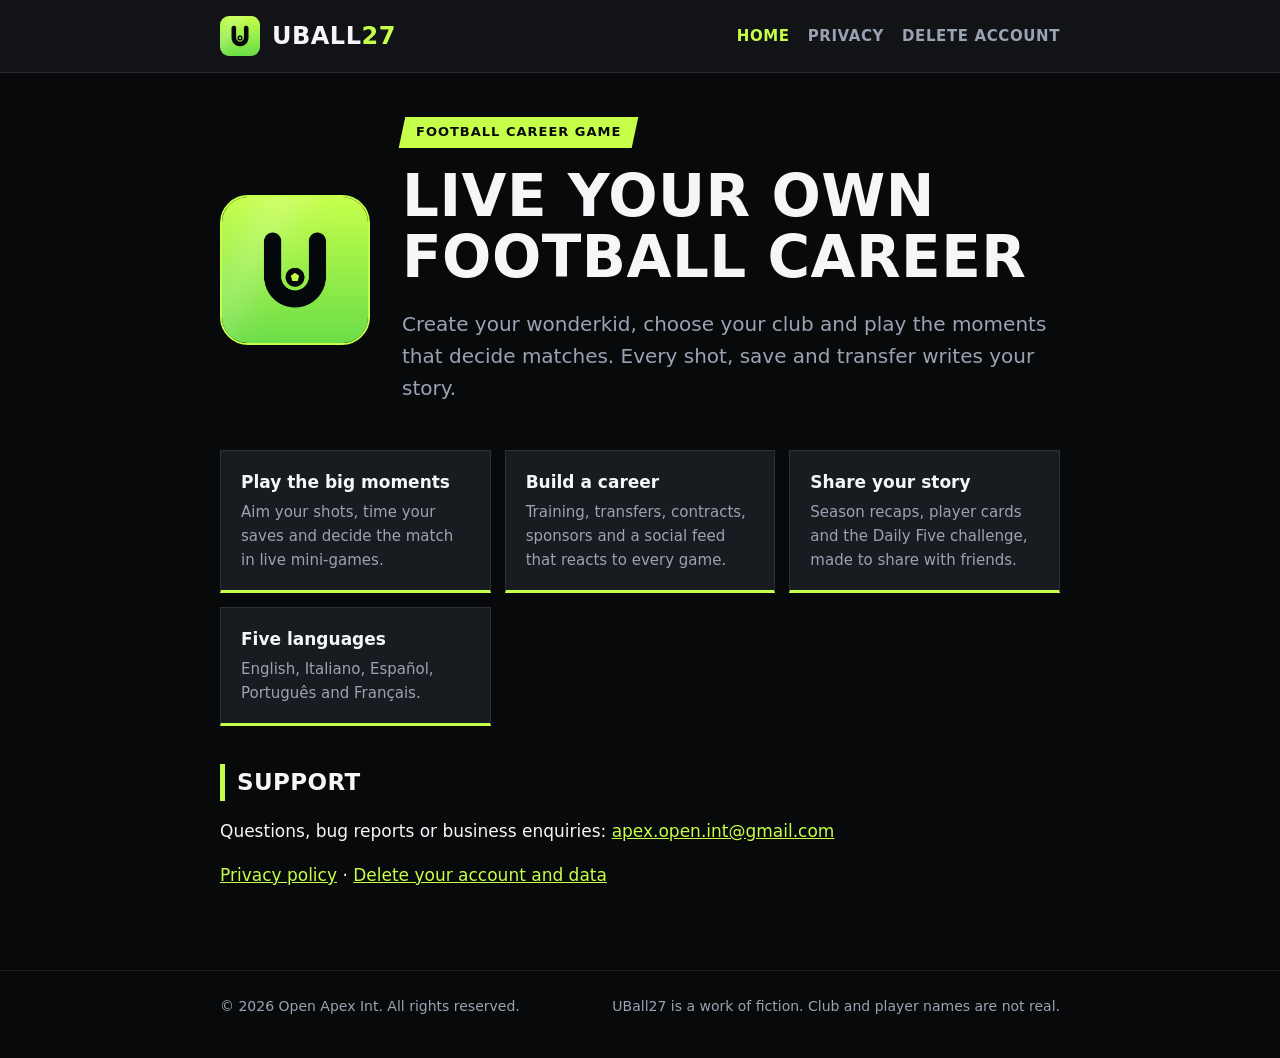
<file: index.html>
<!doctype html>
<html lang="en">
<head>
  <meta charset="utf-8">
  <meta name="viewport" content="width=device-width, initial-scale=1">
  <title>UBall27 - Football Career Game</title>
  <meta name="description" content="UBall27 is a football career game for Android by Open Apex Int. Create your wonderkid, play the big moments and build a legacy.">
  <link rel="icon" href="icon.png">
  <link rel="stylesheet" href="style.css">
</head>
<body>
  <header>
    <div class="wrap">
      <a class="brand" href="index.html"><img src="icon.png" alt=""><b>UBALL<span>27</span></b></a>
      <nav>
        <a class="on" href="index.html">Home</a>
        <a href="privacy.html">Privacy</a>
        <a href="delete-account.html">Delete account</a>
      </nav>
    </div>
  </header>
  <main>
    <div class="wrap">
      <div class="hero">
        <img src="icon.png" alt="UBall27 icon">
        <div>
          <span class="tag"><b>Football career game</b></span>
          <h1>Live your own football career</h1>
          <p class="lead">Create your wonderkid, choose your club and play the moments that decide matches. Every shot, save and transfer writes your story.</p>
        </div>
      </div>
      <div class="grid">
        <div class="card"><strong>Play the big moments</strong><p>Aim your shots, time your saves and decide the match in live mini-games.</p></div>
        <div class="card"><strong>Build a career</strong><p>Training, transfers, contracts, sponsors and a social feed that reacts to every game.</p></div>
        <div class="card"><strong>Share your story</strong><p>Season recaps, player cards and the Daily Five challenge, made to share with friends.</p></div>
        <div class="card"><strong>Five languages</strong><p>English, Italiano, Espa&ntilde;ol, Portugu&ecirc;s and Fran&ccedil;ais.</p></div>
      </div>
      <h2>Support</h2>
      <p>Questions, bug reports or business enquiries: <a href="mailto:apex.open.int@gmail.com">apex.open.int@gmail.com</a></p>
      <p><a href="privacy.html">Privacy policy</a> &middot; <a href="delete-account.html">Delete your account and data</a></p>
    </div>
  </main>
  <footer>
    <div class="wrap">
      <span>&copy; 2026 Open Apex Int. All rights reserved.</span>
      <span>UBall27 is a work of fiction. Club and player names are not real.</span>
    </div>
  </footer>
</body>
</html>
</file>
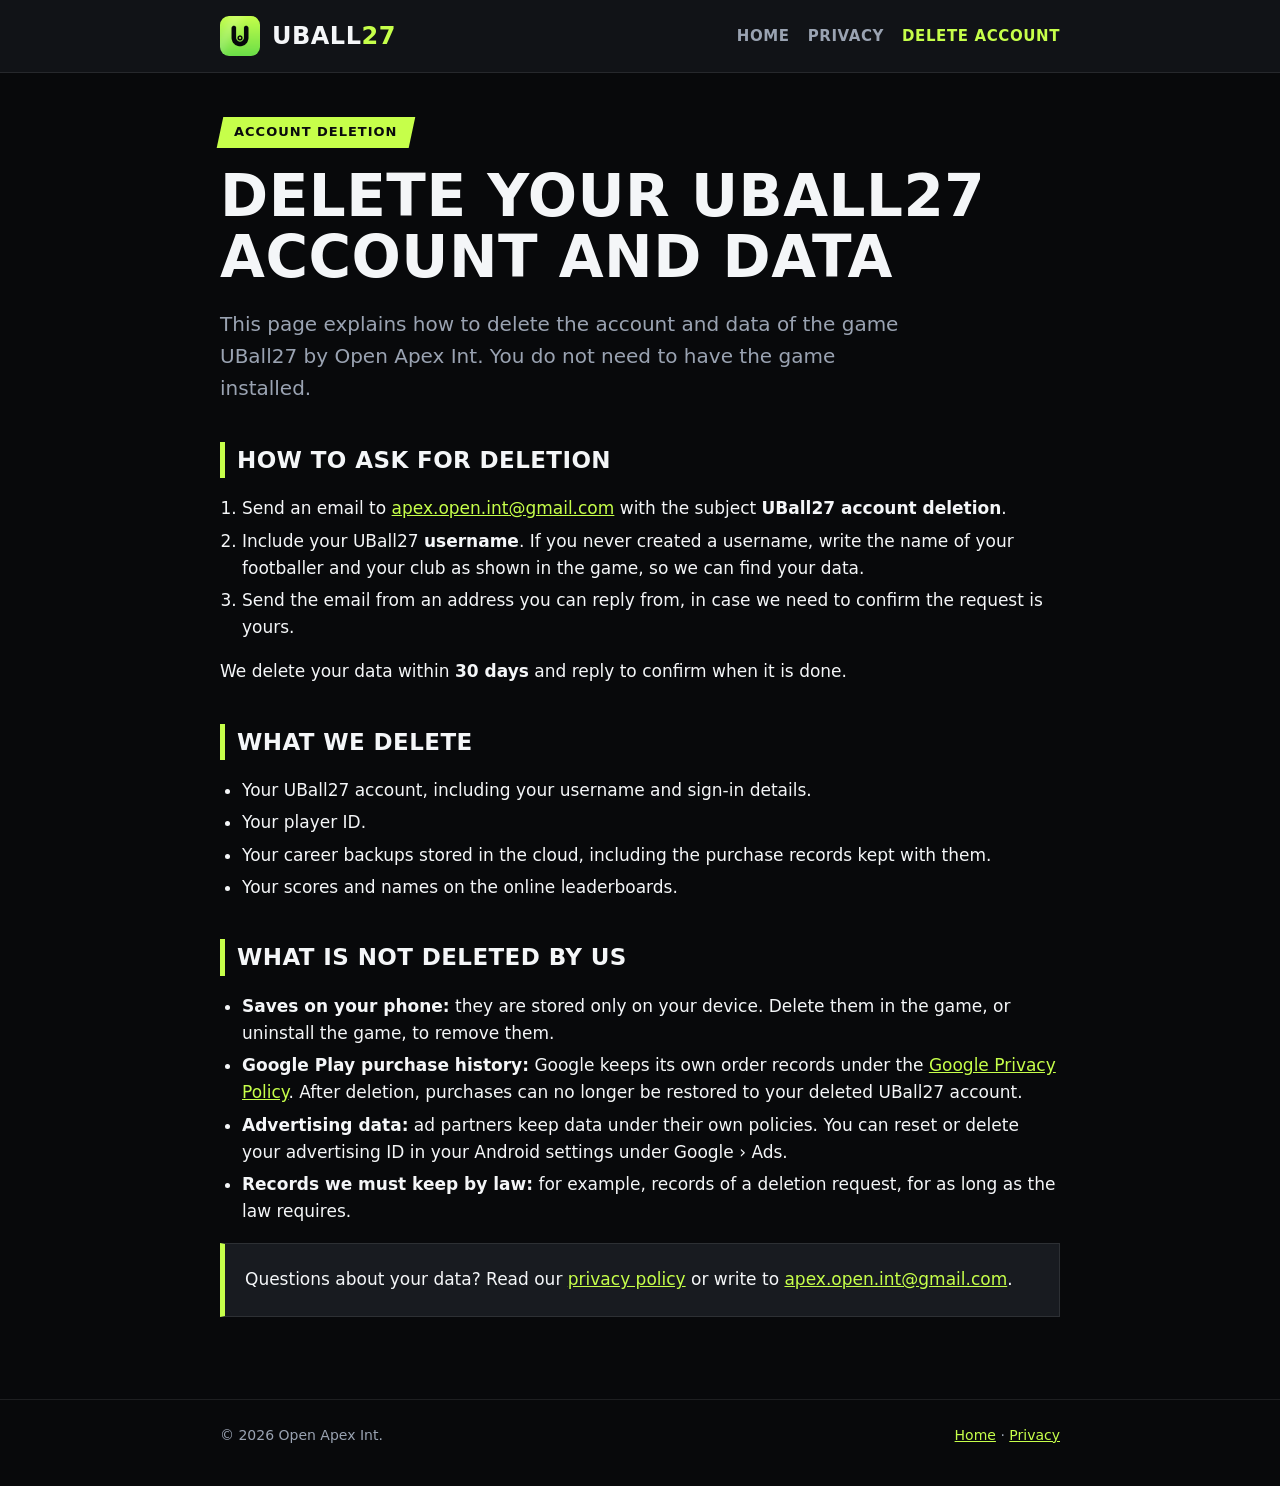
<file: delete-account.html>
<!doctype html>
<html lang="en">
<head>
  <meta charset="utf-8">
  <meta name="viewport" content="width=device-width, initial-scale=1">
  <title>Delete your account - UBall27</title>
  <meta name="description" content="How to delete your UBall27 account and data.">
  <link rel="icon" href="icon.png">
  <link rel="stylesheet" href="style.css">
</head>
<body>
  <header>
    <div class="wrap">
      <a class="brand" href="index.html"><img src="icon.png" alt=""><b>UBALL<span>27</span></b></a>
      <nav>
        <a href="index.html">Home</a>
        <a href="privacy.html">Privacy</a>
        <a class="on" href="delete-account.html">Delete account</a>
      </nav>
    </div>
  </header>
  <main>
    <div class="wrap">
      <span class="tag"><b>Account deletion</b></span>
      <h1>Delete your UBall27 account and data</h1>
      <p class="lead">This page explains how to delete the account and data of the game UBall27 by Open Apex Int. You do not need to have the game installed.</p>

      <h2>How to ask for deletion</h2>
      <ol>
        <li>Send an email to <a href="mailto:apex.open.int@gmail.com?subject=UBall27%20account%20deletion">apex.open.int@gmail.com</a> with the subject <strong>UBall27 account deletion</strong>.</li>
        <li>Include your UBall27 <strong>username</strong>. If you never created a username, write the name of your footballer and your club as shown in the game, so we can find your data.</li>
        <li>Send the email from an address you can reply from, in case we need to confirm the request is yours.</li>
      </ol>
      <p>We delete your data within <strong>30 days</strong> and reply to confirm when it is done.</p>

      <h2>What we delete</h2>
      <ul>
        <li>Your UBall27 account, including your username and sign-in details.</li>
        <li>Your player ID.</li>
        <li>Your career backups stored in the cloud, including the purchase records kept with them.</li>
        <li>Your scores and names on the online leaderboards.</li>
      </ul>

      <h2>What is not deleted by us</h2>
      <ul>
        <li><strong>Saves on your phone:</strong> they are stored only on your device. Delete them in the game, or uninstall the game, to remove them.</li>
        <li><strong>Google Play purchase history:</strong> Google keeps its own order records under the <a href="https://policies.google.com/privacy">Google Privacy Policy</a>. After deletion, purchases can no longer be restored to your deleted UBall27 account.</li>
        <li><strong>Advertising data:</strong> ad partners keep data under their own policies. You can reset or delete your advertising ID in your Android settings under Google &rsaquo; Ads.</li>
        <li><strong>Records we must keep by law:</strong> for example, records of a deletion request, for as long as the law requires.</li>
      </ul>

      <div class="box">
        <p>Questions about your data? Read our <a href="privacy.html">privacy policy</a> or write to <a href="mailto:apex.open.int@gmail.com">apex.open.int@gmail.com</a>.</p>
      </div>
    </div>
  </main>
  <footer>
    <div class="wrap">
      <span>&copy; 2026 Open Apex Int.</span>
      <span><a href="index.html">Home</a> &middot; <a href="privacy.html">Privacy</a></span>
    </div>
  </footer>
</body>
</html>
</file>
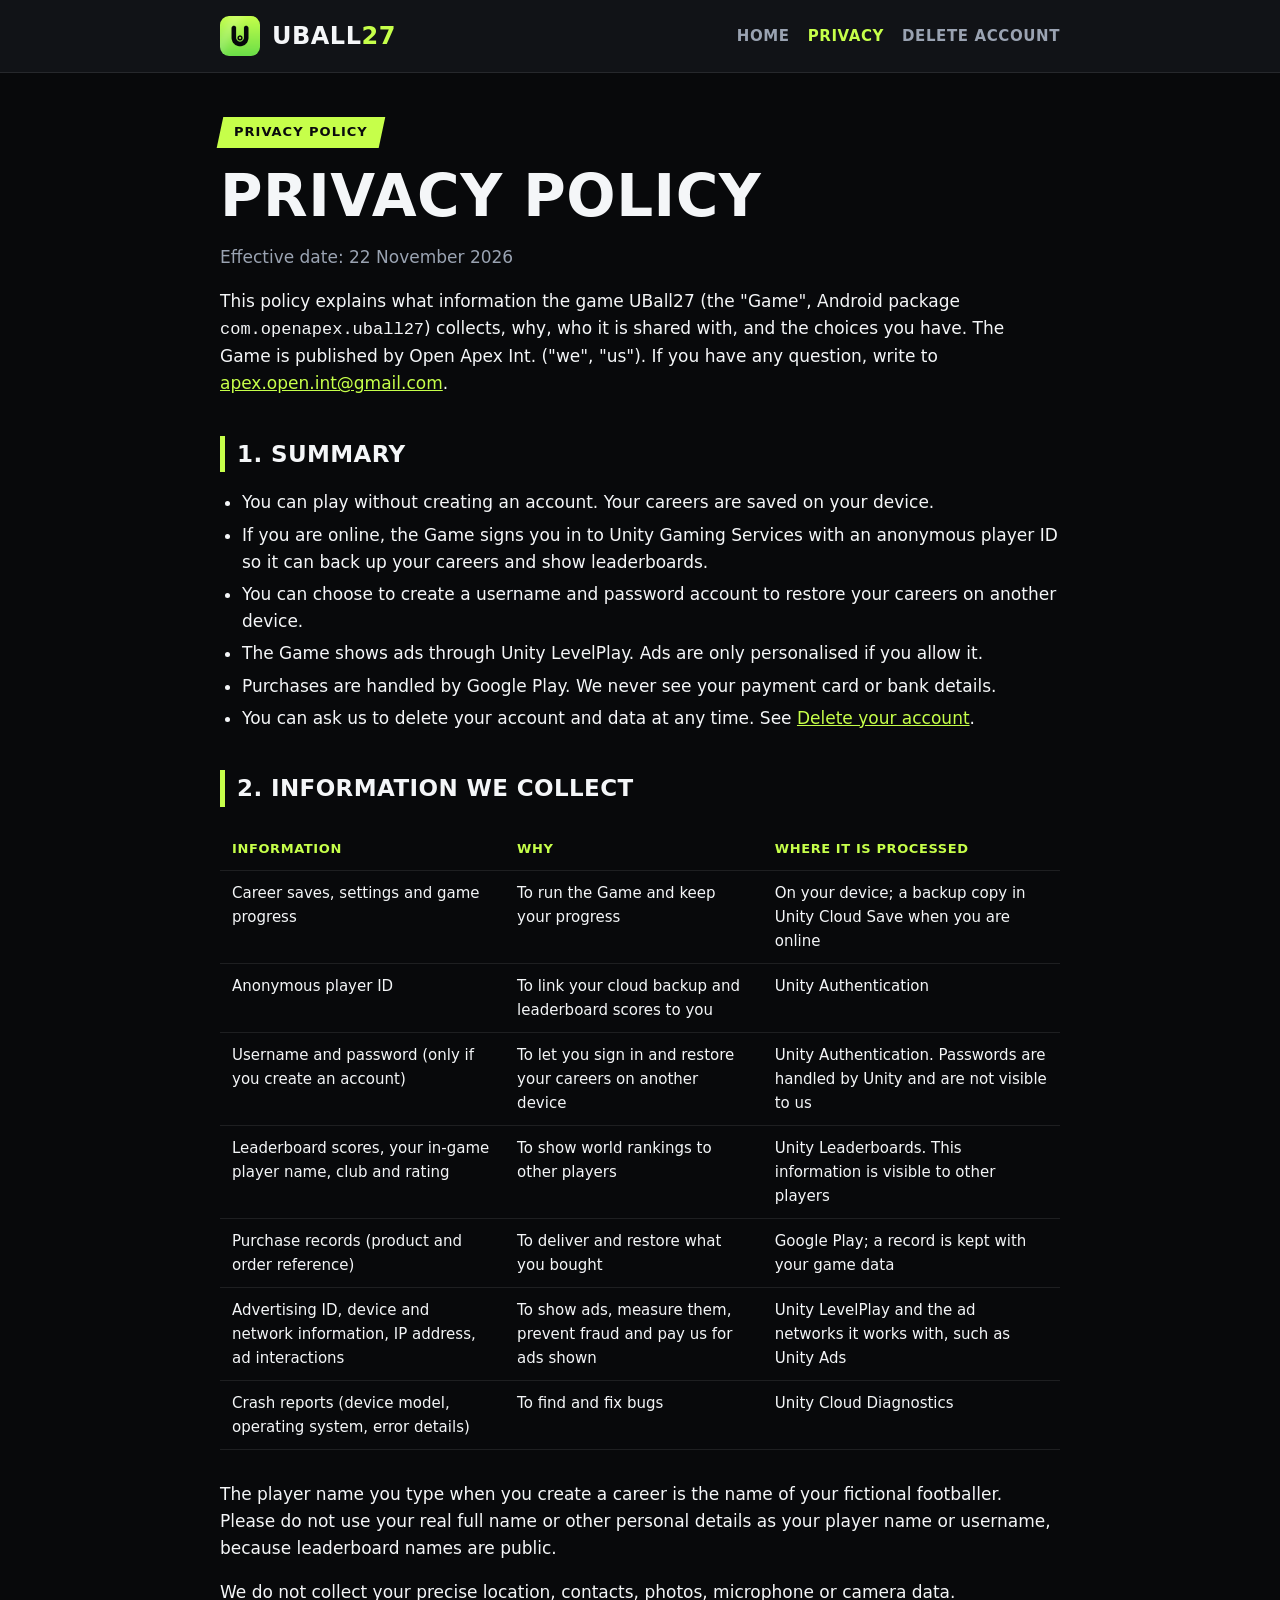
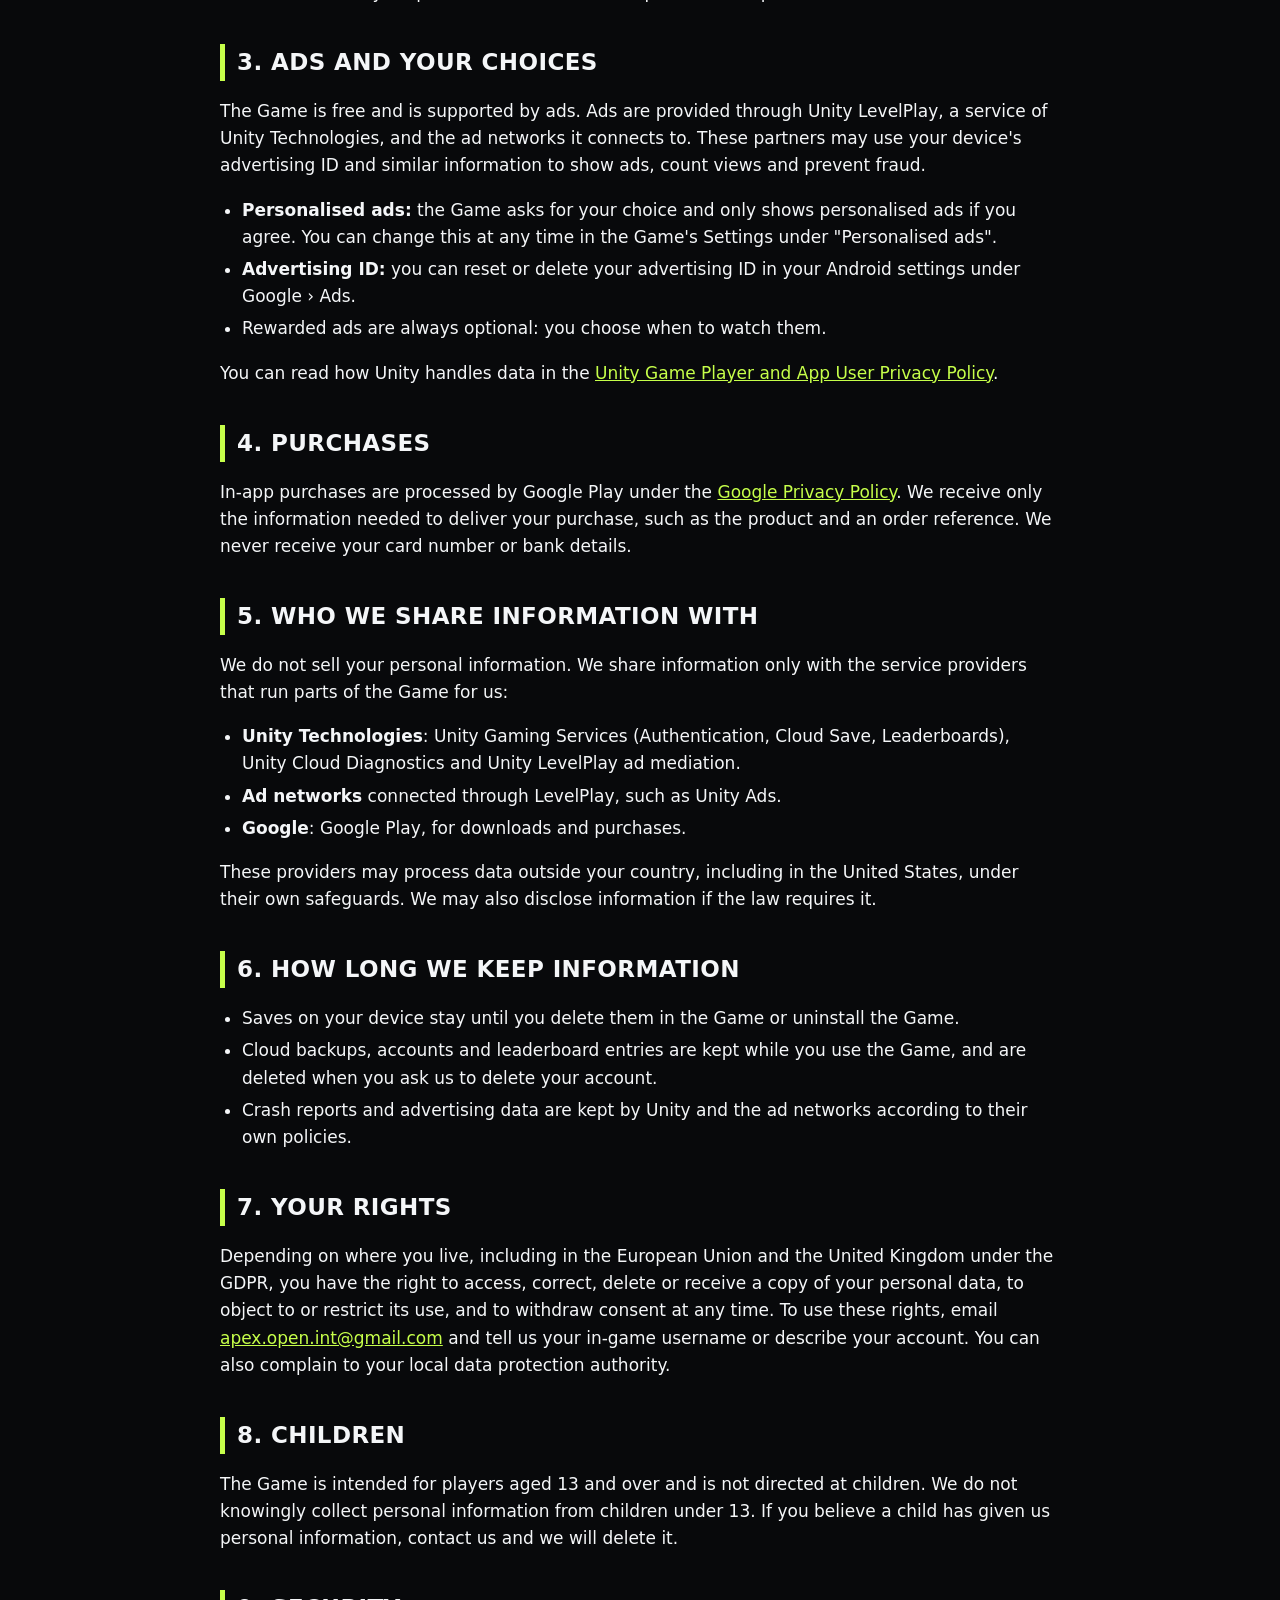
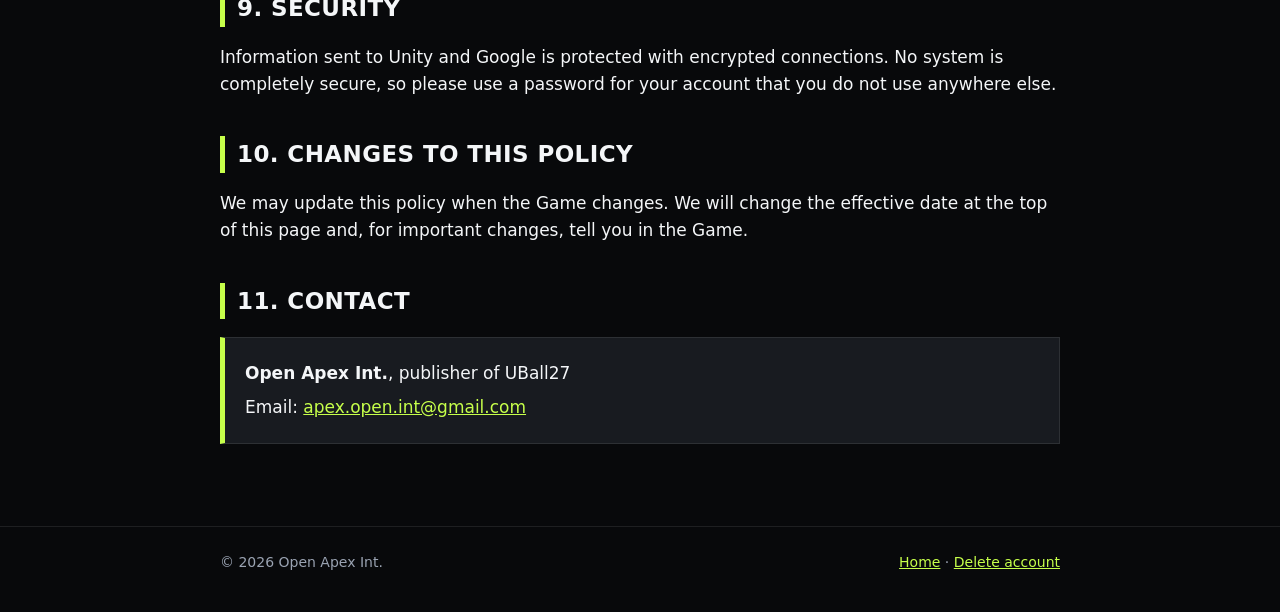
<file: privacy.html>
<!doctype html>
<html lang="en">
<head>
  <meta charset="utf-8">
  <meta name="viewport" content="width=device-width, initial-scale=1">
  <title>Privacy Policy - UBall27</title>
  <meta name="description" content="How UBall27 by Open Apex Int. collects, uses and protects your data.">
  <link rel="icon" href="icon.png">
  <link rel="stylesheet" href="style.css">
</head>
<body>
  <header>
    <div class="wrap">
      <a class="brand" href="index.html"><img src="icon.png" alt=""><b>UBALL<span>27</span></b></a>
      <nav>
        <a href="index.html">Home</a>
        <a class="on" href="privacy.html">Privacy</a>
        <a href="delete-account.html">Delete account</a>
      </nav>
    </div>
  </header>
  <main>
    <div class="wrap">
      <span class="tag"><b>Privacy policy</b></span>
      <h1>Privacy policy</h1>
      <p class="muted">Effective date: 22 November 2026</p>
      <p>This policy explains what information the game UBall27 (the "Game", Android package <code>com.openapex.uball27</code>) collects, why, who it is shared with, and the choices you have. The Game is published by Open Apex Int. ("we", "us"). If you have any question, write to <a href="mailto:apex.open.int@gmail.com">apex.open.int@gmail.com</a>.</p>

      <h2>1. Summary</h2>
      <ul>
        <li>You can play without creating an account. Your careers are saved on your device.</li>
        <li>If you are online, the Game signs you in to Unity Gaming Services with an anonymous player ID so it can back up your careers and show leaderboards.</li>
        <li>You can choose to create a username and password account to restore your careers on another device.</li>
        <li>The Game shows ads through Unity LevelPlay. Ads are only personalised if you allow it.</li>
        <li>Purchases are handled by Google Play. We never see your payment card or bank details.</li>
        <li>You can ask us to delete your account and data at any time. See <a href="delete-account.html">Delete your account</a>.</li>
      </ul>

      <h2>2. Information we collect</h2>
      <div class="scroll">
        <table>
          <tr><th>Information</th><th>Why</th><th>Where it is processed</th></tr>
          <tr><td>Career saves, settings and game progress</td><td>To run the Game and keep your progress</td><td>On your device; a backup copy in Unity Cloud Save when you are online</td></tr>
          <tr><td>Anonymous player ID</td><td>To link your cloud backup and leaderboard scores to you</td><td>Unity Authentication</td></tr>
          <tr><td>Username and password (only if you create an account)</td><td>To let you sign in and restore your careers on another device</td><td>Unity Authentication. Passwords are handled by Unity and are not visible to us</td></tr>
          <tr><td>Leaderboard scores, your in-game player name, club and rating</td><td>To show world rankings to other players</td><td>Unity Leaderboards. This information is visible to other players</td></tr>
          <tr><td>Purchase records (product and order reference)</td><td>To deliver and restore what you bought</td><td>Google Play; a record is kept with your game data</td></tr>
          <tr><td>Advertising ID, device and network information, IP address, ad interactions</td><td>To show ads, measure them, prevent fraud and pay us for ads shown</td><td>Unity LevelPlay and the ad networks it works with, such as Unity Ads</td></tr>
          <tr><td>Crash reports (device model, operating system, error details)</td><td>To find and fix bugs</td><td>Unity Cloud Diagnostics</td></tr>
        </table>
      </div>
      <p>The player name you type when you create a career is the name of your fictional footballer. Please do not use your real full name or other personal details as your player name or username, because leaderboard names are public.</p>
      <p>We do not collect your precise location, contacts, photos, microphone or camera data.</p>

      <h2>3. Ads and your choices</h2>
      <p>The Game is free and is supported by ads. Ads are provided through Unity LevelPlay, a service of Unity Technologies, and the ad networks it connects to. These partners may use your device's advertising ID and similar information to show ads, count views and prevent fraud.</p>
      <ul>
        <li><strong>Personalised ads:</strong> the Game asks for your choice and only shows personalised ads if you agree. You can change this at any time in the Game's Settings under "Personalised ads".</li>
        <li><strong>Advertising ID:</strong> you can reset or delete your advertising ID in your Android settings under Google › Ads.</li>
        <li>Rewarded ads are always optional: you choose when to watch them.</li>
      </ul>
      <p>You can read how Unity handles data in the <a href="https://unity.com/legal/game-player-and-app-user-privacy-policy">Unity Game Player and App User Privacy Policy</a>.</p>

      <h2>4. Purchases</h2>
      <p>In-app purchases are processed by Google Play under the <a href="https://policies.google.com/privacy">Google Privacy Policy</a>. We receive only the information needed to deliver your purchase, such as the product and an order reference. We never receive your card number or bank details.</p>

      <h2>5. Who we share information with</h2>
      <p>We do not sell your personal information. We share information only with the service providers that run parts of the Game for us:</p>
      <ul>
        <li><strong>Unity Technologies</strong>: Unity Gaming Services (Authentication, Cloud Save, Leaderboards), Unity Cloud Diagnostics and Unity LevelPlay ad mediation.</li>
        <li><strong>Ad networks</strong> connected through LevelPlay, such as Unity Ads.</li>
        <li><strong>Google</strong>: Google Play, for downloads and purchases.</li>
      </ul>
      <p>These providers may process data outside your country, including in the United States, under their own safeguards. We may also disclose information if the law requires it.</p>

      <h2>6. How long we keep information</h2>
      <ul>
        <li>Saves on your device stay until you delete them in the Game or uninstall the Game.</li>
        <li>Cloud backups, accounts and leaderboard entries are kept while you use the Game, and are deleted when you ask us to delete your account.</li>
        <li>Crash reports and advertising data are kept by Unity and the ad networks according to their own policies.</li>
      </ul>

      <h2>7. Your rights</h2>
      <p>Depending on where you live, including in the European Union and the United Kingdom under the GDPR, you have the right to access, correct, delete or receive a copy of your personal data, to object to or restrict its use, and to withdraw consent at any time. To use these rights, email <a href="mailto:apex.open.int@gmail.com">apex.open.int@gmail.com</a> and tell us your in-game username or describe your account. You can also complain to your local data protection authority.</p>

      <h2>8. Children</h2>
      <p>The Game is intended for players aged 13 and over and is not directed at children. We do not knowingly collect personal information from children under 13. If you believe a child has given us personal information, contact us and we will delete it.</p>

      <h2>9. Security</h2>
      <p>Information sent to Unity and Google is protected with encrypted connections. No system is completely secure, so please use a password for your account that you do not use anywhere else.</p>

      <h2>10. Changes to this policy</h2>
      <p>We may update this policy when the Game changes. We will change the effective date at the top of this page and, for important changes, tell you in the Game.</p>

      <h2>11. Contact</h2>
      <div class="box">
        <p><strong>Open Apex Int.</strong>, publisher of UBall27</p>
        <p>Email: <a href="mailto:apex.open.int@gmail.com">apex.open.int@gmail.com</a></p>
      </div>
    </div>
  </main>
  <footer>
    <div class="wrap">
      <span>&copy; 2026 Open Apex Int.</span>
      <span><a href="index.html">Home</a> &middot; <a href="delete-account.html">Delete account</a></span>
    </div>
  </footer>
</body>
</html>
</file>
<file: style.css>
:root {
  --bg: #08090b;
  --surface: #111317;
  --surface2: #181b20;
  --line: rgba(255, 255, 255, 0.09);
  --text: #f4f6f8;
  --muted: #9aa3b2;
  --lime: #c6ff4a;
  --ink: #0a0b0d;
}

* {
  box-sizing: border-box;
}

html {
  -webkit-text-size-adjust: 100%;
}

body {
  margin: 0;
  background: var(--bg);
  color: var(--text);
  font-family: system-ui, -apple-system, "Segoe UI", Roboto, Helvetica, Arial, sans-serif;
  font-size: 17px;
  line-height: 1.6;
}

a {
  color: var(--lime);
}

a:hover {
  text-decoration: none;
}

.wrap {
  max-width: 880px;
  margin: 0 auto;
  padding: 0 20px;
}

header {
  border-bottom: 1px solid var(--line);
  background: var(--surface);
}

header .wrap {
  display: flex;
  align-items: center;
  justify-content: space-between;
  gap: 16px;
  min-height: 72px;
  flex-wrap: wrap;
}

.brand {
  display: flex;
  align-items: center;
  gap: 12px;
  color: var(--text);
  text-decoration: none;
  font-weight: 800;
  font-size: 24px;
  letter-spacing: 0.5px;
}

.brand img {
  width: 40px;
  height: 40px;
  border-radius: 9px;
}

.brand span {
  color: var(--lime);
}

nav {
  display: flex;
  gap: 18px;
  flex-wrap: wrap;
}

nav a {
  color: var(--muted);
  text-decoration: none;
  font-weight: 600;
  font-size: 15px;
  text-transform: uppercase;
  letter-spacing: 0.6px;
}

nav a:hover,
nav a.on {
  color: var(--lime);
}

main {
  padding: 44px 0 64px;
}

.tag {
  display: inline-block;
  background: var(--lime);
  color: var(--ink);
  font-weight: 800;
  font-size: 13px;
  letter-spacing: 1px;
  text-transform: uppercase;
  padding: 5px 14px;
  transform: skewX(-12deg);
}

.tag b {
  display: inline-block;
  transform: skewX(12deg);
}

h1 {
  font-size: clamp(34px, 7vw, 58px);
  line-height: 1.05;
  margin: 18px 0 14px;
  text-transform: uppercase;
  letter-spacing: 0.5px;
}

h2 {
  font-size: 23px;
  margin: 38px 0 8px;
  text-transform: uppercase;
  letter-spacing: 0.4px;
  border-left: 5px solid var(--lime);
  padding-left: 12px;
}

h3 {
  font-size: 18px;
  margin: 22px 0 4px;
}

.lead {
  font-size: 20px;
  color: var(--muted);
  max-width: 680px;
}

.hero {
  display: flex;
  align-items: center;
  gap: 32px;
  flex-wrap: wrap;
}

.hero img {
  width: 150px;
  height: 150px;
  border-radius: 28px;
  border: 2px solid var(--lime);
}

.hero > div {
  flex: 1 1 320px;
}

.grid {
  display: grid;
  grid-template-columns: repeat(auto-fit, minmax(220px, 1fr));
  gap: 14px;
  margin-top: 26px;
}

.card {
  background: var(--surface2);
  border: 1px solid var(--line);
  border-bottom: 3px solid var(--lime);
  padding: 18px 20px;
}

.card strong {
  display: block;
  font-size: 17px;
  margin-bottom: 4px;
}

.card p {
  margin: 0;
  color: var(--muted);
  font-size: 15px;
}

.box {
  background: var(--surface2);
  border: 1px solid var(--line);
  border-left: 5px solid var(--lime);
  padding: 16px 20px;
  margin: 18px 0;
}

.box p {
  margin: 6px 0;
}

ul,
ol {
  padding-left: 22px;
}

li {
  margin: 5px 0;
}

table {
  width: 100%;
  border-collapse: collapse;
  margin: 14px 0;
  font-size: 15px;
}

th,
td {
  text-align: left;
  vertical-align: top;
  padding: 10px 12px;
  border-bottom: 1px solid var(--line);
}

th {
  color: var(--lime);
  text-transform: uppercase;
  font-size: 13px;
  letter-spacing: 0.6px;
}

.scroll {
  overflow-x: auto;
}

.muted {
  color: var(--muted);
}

footer {
  border-top: 1px solid var(--line);
  padding: 24px 0 40px;
  color: var(--muted);
  font-size: 14px;
}

footer .wrap {
  display: flex;
  justify-content: space-between;
  gap: 14px;
  flex-wrap: wrap;
}
</file>
